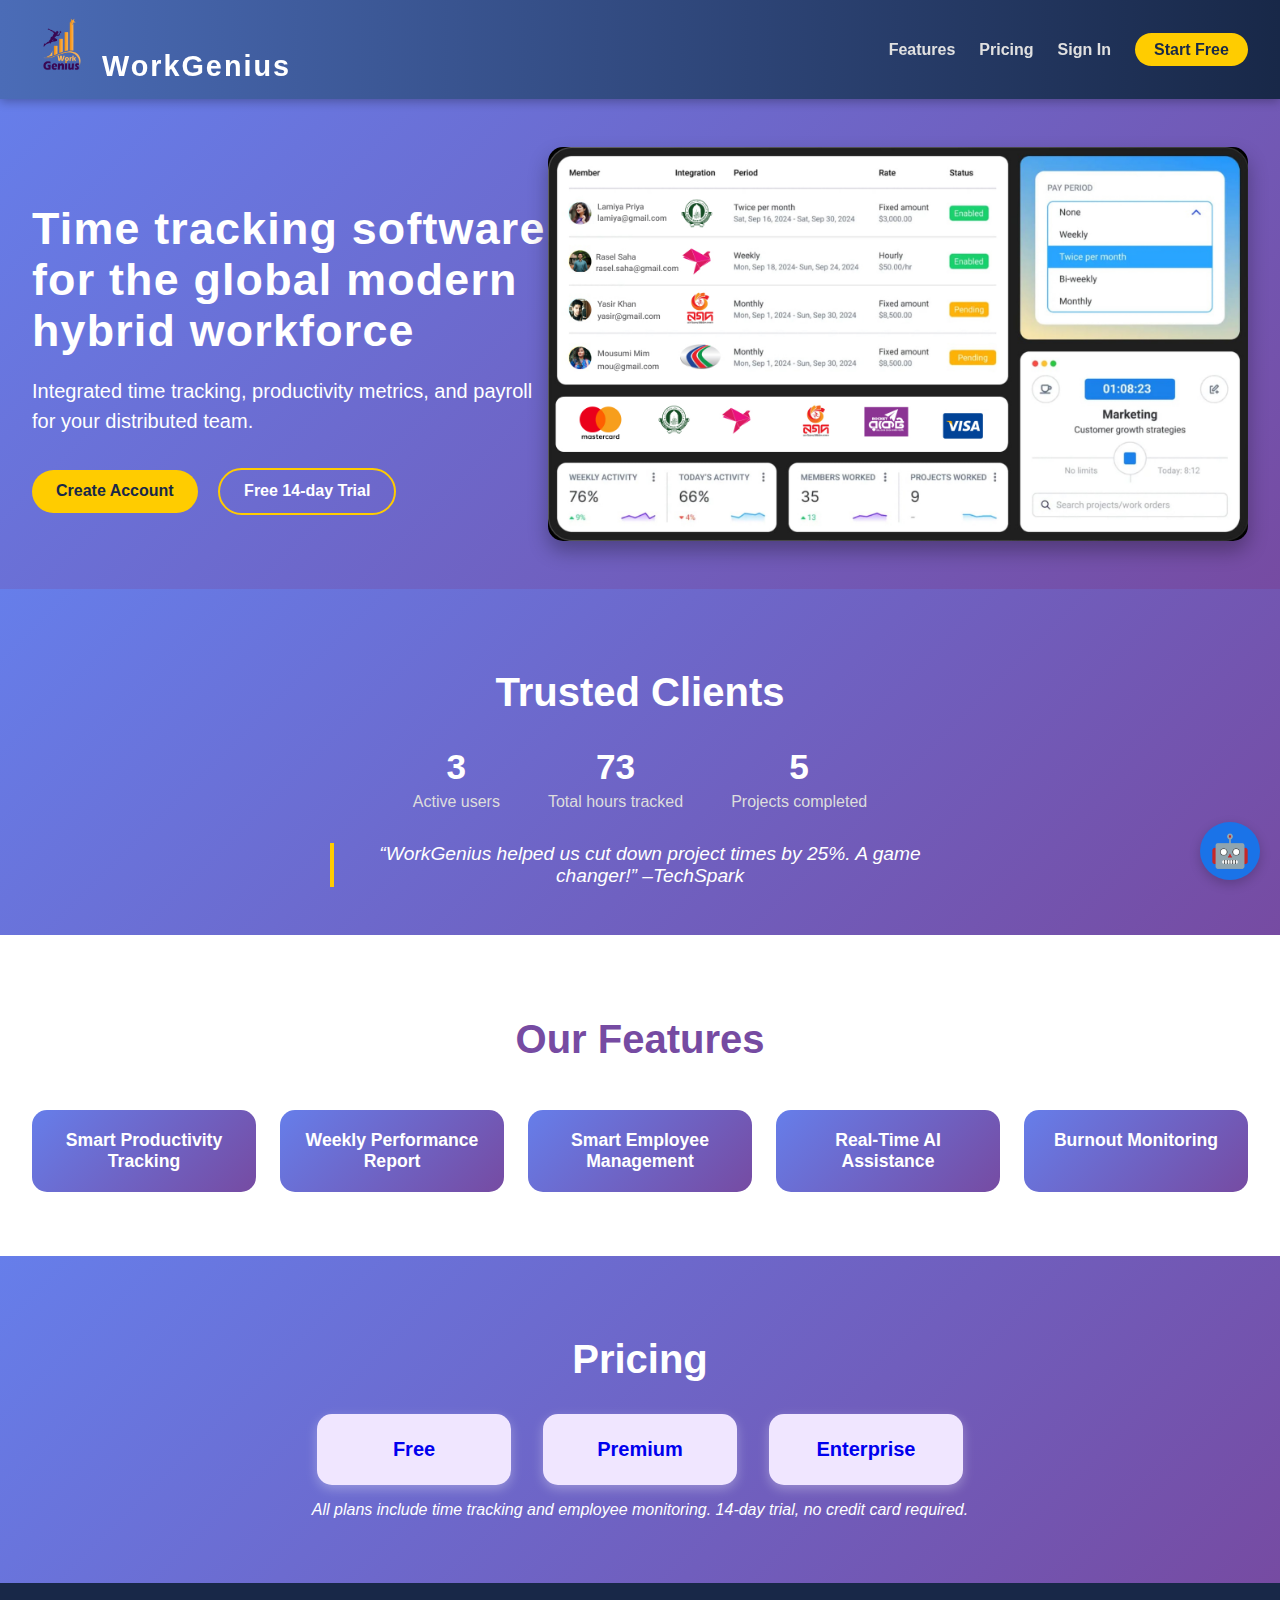
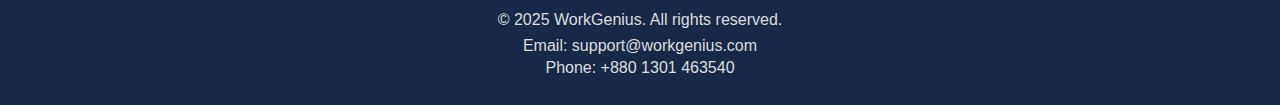
<file: index.html>
<!DOCTYPE html>
<html lang="en">
  <head>
    <meta charset="UTF-8" />
    <meta name="viewport" content="width=device-width, initial-scale=1.0" />
    <title>WorkGenius | Time Tracking for the Modern Workforce</title>
    <link rel="stylesheet" href="style.css" />
  </head>
  <body>
    <header class="navbar">
      <div class="logo">
        <img src="Logo WG.png" alt="WorkGenius Logo" class="logo-img" />
        WorkGenius
      </div>
      <nav>
        <ul>
          <li><a href="features.html">Features</a></li>
          <li><a href="price.html">Pricing</a></li>
          <li><a href="signin.html">Sign In</a></li>
          <li><a href="account.html" class="cta">Start Free</a></li>
        </ul>
      </nav>
    </header>

    <section class="hero">
      <div class="hero-content">
        <h1>Time tracking software for the global modern hybrid workforce</h1>
        <p>
          Integrated time tracking, productivity metrics, and payroll for your
          distributed team.
        </p>
        <div class="cta-buttons">
          <a href="account.html" class="cta-button">Create Account</a>
          <a href="account.html" class="secondary-button">Free 14-day Trial</a>
        </div>
      </div>
      <div class="hero-image slideshow-container">
        <img
          class="slide active"
          src="assets/Dashboard (1).jpg"
          alt="Dashboard preview"
        />
        <img class="slide" src="assets/Dashboard (2).jpg" alt="Second preview" />
        <img class="slide" src="assets/Dashboard (3).jpg" alt="Third preview" />
      </div>
    </section>

    <section class="social-proof">
      <h2>Trusted Clients</h2>
      <div class="stats">
        <div class="stat-item">
          <div class="stat" data-target="10">0</div>
          <div class="stat-label">Active users</div>
        </div>
        <div class="stat-item">
          <div class="stat" data-target="210">0</div>
          <div class="stat-label">Total hours tracked</div>
        </div>
        <div class="stat-item">
          <div class="stat" data-target="15">0</div>
          <div class="stat-label">Projects completed</div>
        </div>
      </div>

      <blockquote>
        “WorkGenius helped us cut down project times by 25%. A game changer!”
        –TechSpark
      </blockquote>
    </section>

    <section id="features" class="features">
      <h2>Our Features</h2>
      <div class="features-grid">
        <a href="#" class="feature" data-feature="Smart Productivity Tracking"
          >Smart Productivity Tracking</a
        >
        <a href="#" class="feature" data-feature="Weekly Performance Report"
          >Weekly Performance Report</a
        >
        <a href="#" class="feature" data-feature="Smart Employee Management"
          >Smart Employee Management</a
        >
        <a href="#" class="feature" data-feature="Real-Time AI Assistance"
          >Real-Time AI Assistance</a
        >
        <a href="#" class="feature" data-feature="Burnout Monitoring"
          >Burnout Monitoring</a
        >
      </div>
    </section>

    <section id="pricing" class="pricing">
      <h2>Pricing</h2>
      <div class="pricing-plans">
        <a href="price.html" class="plan">Free</a>
        <a href="price.html" class="plan">Premium</a>
        <a href="price.html" class="plan">Enterprise</a>
      </div>
      <p>
        All plans include time tracking and employee monitoring. 14-day trial,
        no credit card required.
      </p>
    </section>

    <!-- <section id="resources" class="resources">
      <h2>Resources & Support</h2>
      <ul>
        <li><a href="blog.html">Productivity Blog</a></li>
        <li><a href="case-studies.html">Customer Case Studies</a></li>
        <li><a href="help.html">Help Center & FAQs</a></li>
        <li><a href="partners.html">Partner Programs</a></li>
        <li><a href="careers.html">Careers</a></li>
      </ul>
    </section> -->

    <!-- <section id="newsletter" class="newsletter">
      <h2>Connected With Us</h2>
      <form action="#" method="post" id="newsletter-form">
        <input type="email" placeholder="Enter your email" required />
        <button type="submit" class="cta-button">Subscribe</button>
      </form>
      <p id="newsletter-message" class="message"></p>
    </section> -->

   <footer>
  <div class="footer-container">
    <p>© 2025 WorkGenius. All rights reserved.
    </p>
    <div class="contact-info">
      <p>Email: support@workgenius.com</p>
      <p>Phone: +880 1301 463540</p>
    </div>
  </div>
</footer>


    <!-- Chatbot Icon -->
     <div class="chatbot-icon" id="chatbot-icon" title="Chat with us!">🤖</div>
    <div class="chat-popup" id="chat-popup">
  <div class="chat-header">
    <span>🤖 WorkGenius Assistant</span>
    <span class="close-chat" onclick="toggleChat()">×</span>
  </div>
  <div class="chat-body" id="chat-body">
    <div class="message bot">"Hello! 👋 I'm WorkGenius Assistant. How can I help you today?"</div>
  </div>
  <div class="chat-input">
    <input type="text" id="user-input" placeholder="Type a message..." onkeydown="handleKey(event)" />
    <button onclick="sendMessage()">Send</button>
  </div>
</div>
    <script src="script.js"></script>
  </body>
</html>
</file>
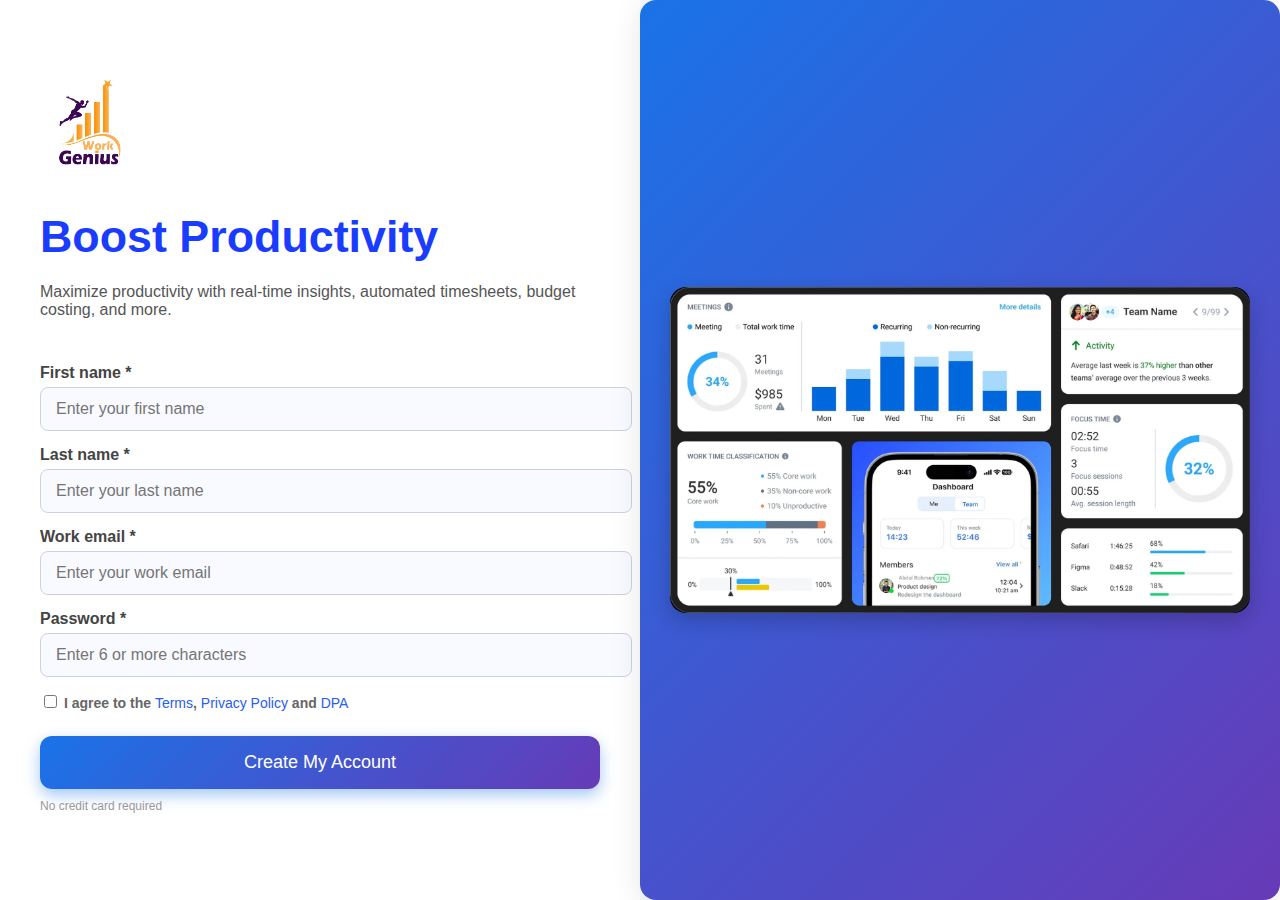
<file: account.html>
<!DOCTYPE html>
<html lang="en">
  <head>
    <meta charset="UTF-8" />
    <meta name="viewport" content="width=device-width, initial-scale=1.0" />
    <title>Sign Up | WorkGenius</title>
    <link rel="stylesheet" href="account.css" />
  </head>
  <body>
    <div class="container">
      <!-- Signup Form Section -->
      <div class="form-section">
        <img src="Logo WG.png" alt="Logo" class="logo" />
        <h1>Boost Productivity</h1>
        <p class="subtitle">
          Maximize productivity with real-time insights, automated timesheets,
          budget costing, and more.
        </p>

        <form id="signupForm">
          <label for="first-name">First name *</label>
          <input
            type="text"
            id="first-name"
            placeholder="Enter your first name"
            required
          />

          <label for="last-name">Last name *</label>
          <input
            type="text"
            id="last-name"
            placeholder="Enter your last name"
            required
          />

          <label for="email">Work email *</label>
          <input
            type="email"
            id="email"
            placeholder="Enter your work email"
            required
          />

          <label for="password">Password *</label>
          <input
            type="password"
            id="password"
            placeholder="Enter 6 or more characters"
            required
          />

          <label class="terms">
            <input type="checkbox" required />
            I agree to the <a href="#">Terms</a>,
            <a href="#">Privacy Policy</a> and <a href="#">DPA</a>
          </label>

          <button type="submit">Create My Account</button>
        </form>
        <p class="note">No credit card required</p>
      </div>

      <!-- Testimonial Section with Static Image -->
      <div class="testimonial-section">
        <img src="assets/Dashboard (2).jpg" alt="Testimonial Visual" />
      </div>
    </div>

    <!-- Modal for success message -->
    <div id="successModal" class="modal">
      <div class="modal-content">
        <h2>Account Created Successfully!</h2>
        <p>Your account has been created.</p>
        <button id="goToSigninBtn">Go to Sign In</button>
      </div>
    </div>

    <script src="ac.js"></script>
  </body>
</html>
</file>
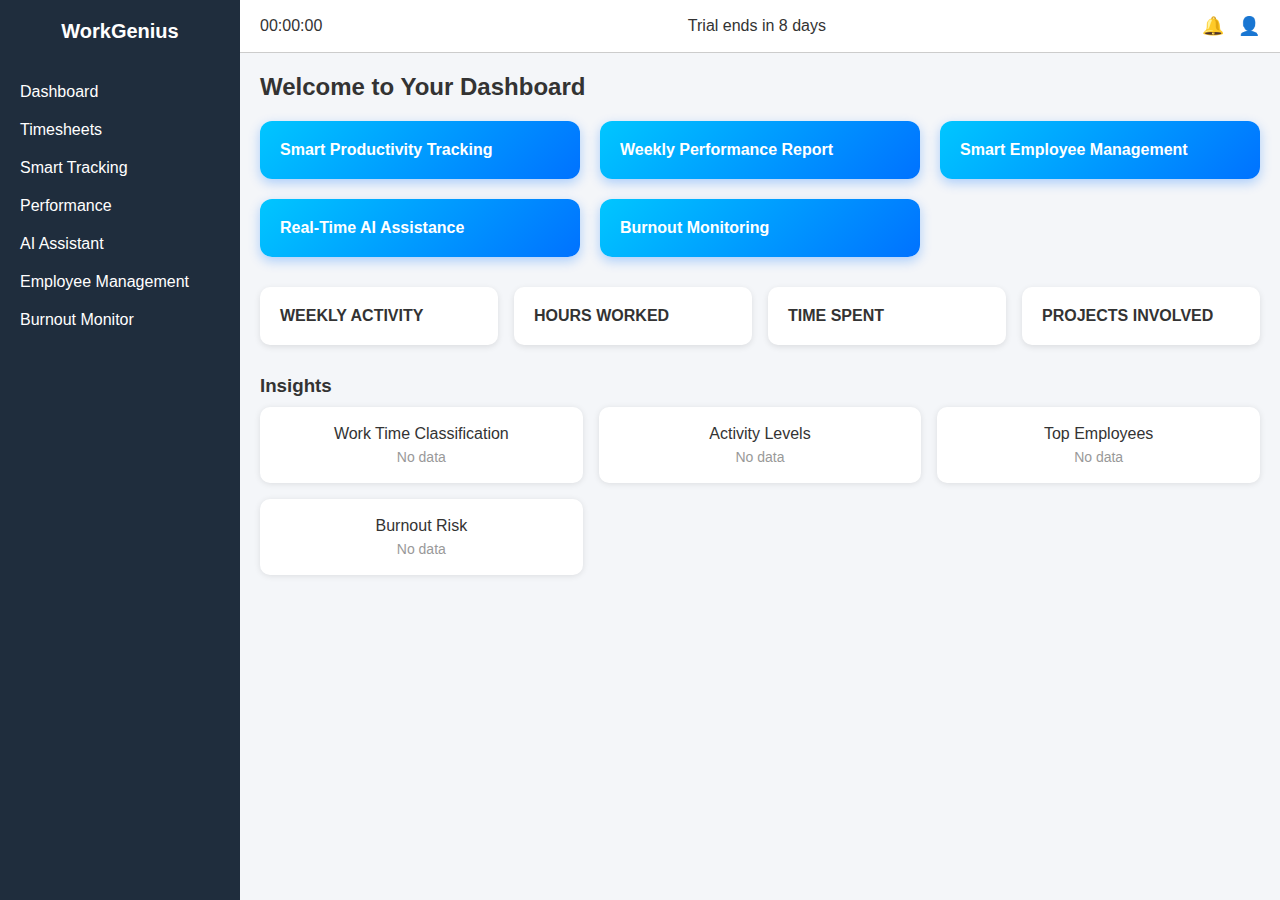
<file: dashboard.html>
<!DOCTYPE html>
<html lang="en">
<head>
  <meta charset="UTF-8" />
  <meta name="viewport" content="width=device-width, initial-scale=1" />
  <title>Smart Productivity Dashboard</title>
  <link rel="stylesheet" href="dashboard.css" />
</head>
<body>
  <div class="app">
    <aside class="sidebar">
      <div class="logo">WorkGenius</div>
      <button class="menu-item">Dashboard</button>
      <button class="menu-item">Timesheets</button>
      <button class="menu-item">Smart Tracking</button>
      <button class="menu-item">Performance</button>
      <button class="menu-item">AI Assistant</button>
      <button class="menu-item">Employee Management</button>
      <button class="menu-item">Burnout Monitor</button>
    </aside>

    <main class="main-content">
      <header class="topbar">
        <span class="timer">00:00:00</span>
        <span class="trial">Trial ends in 8 days</span>
        <div class="user-menu">
          <button>🔔</button>
          <button>👤</button>
        </div>
      </header>

      <section class="dashboard">
        <h2>Welcome to Your Dashboard</h2>
        <div class="features-grid">
          <div class="feature-card">Smart Productivity Tracking</div>
          <div class="feature-card">Weekly Performance Report</div>
          <div class="feature-card">Smart Employee Management</div>
          <div class="feature-card">Real-Time AI Assistance</div>
          <div class="feature-card">Burnout Monitoring</div>
        </div>

        <div class="widget-grid">
          <div class="widget">WEEKLY ACTIVITY</div>
          <div class="widget">HOURS WORKED</div>
          <div class="widget">TIME SPENT</div>
          <div class="widget">PROJECTS INVOLVED</div>
        </div>

        <div class="section">
          <h3>Insights</h3>
          <div class="insight-grid">
            <div class="insight">Work Time Classification <span>No data</span></div>
            <div class="insight">Activity Levels <span>No data</span></div>
            <div class="insight">Top Employees <span>No data</span></div>
            <div class="insight">Burnout Risk <span>No data</span></div>
          </div>
        </div>
      </section>
    </main>
  </div>

  <script src="dashboard.js"></script>
</body>
</html>
</file>
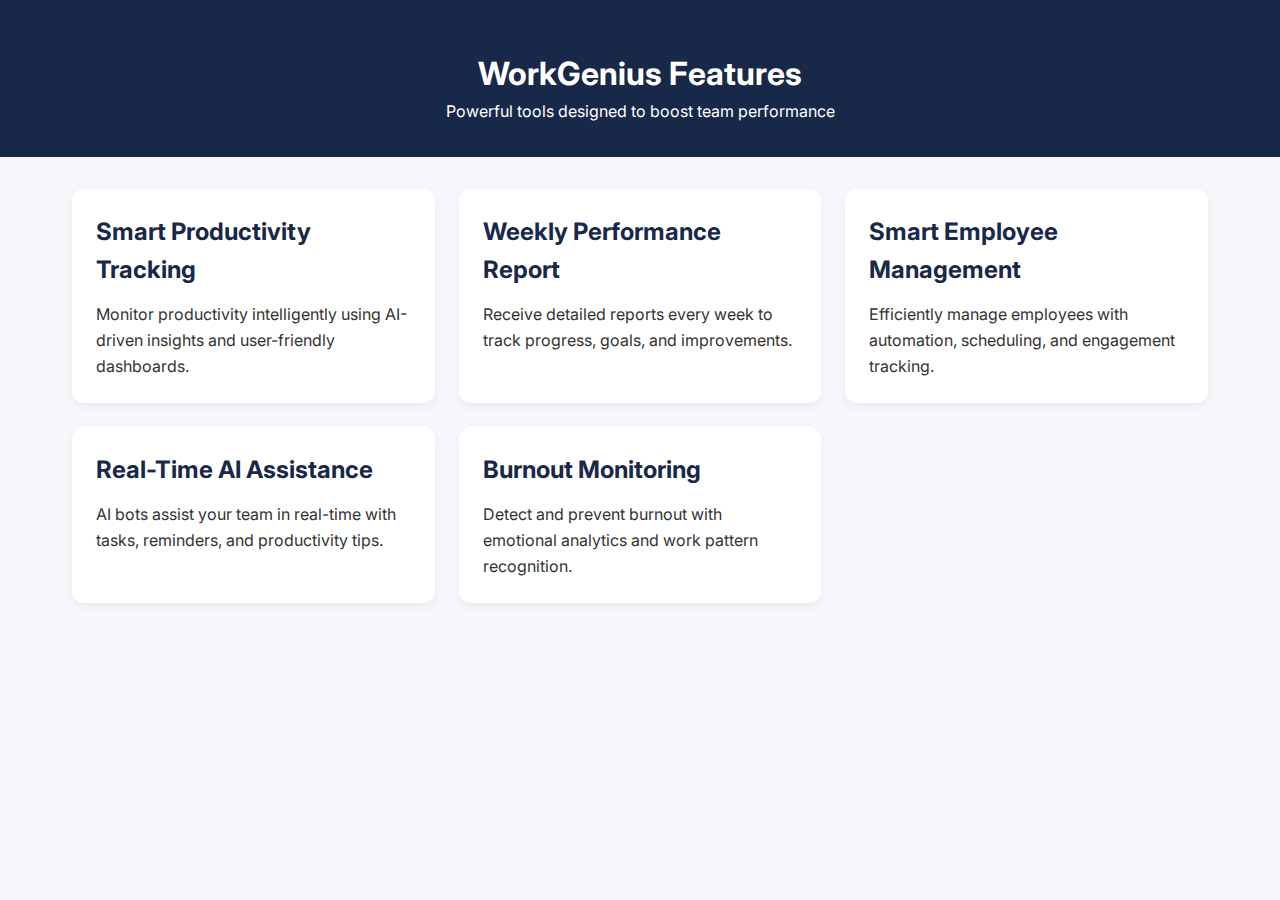
<file: features.html>
<!DOCTYPE html>
<html lang="en">
<head>
  <meta charset="UTF-8" />
  <meta name="viewport" content="width=device-width, initial-scale=1.0" />
  <title>WorkGenius – Features</title>
  <link href="https://fonts.googleapis.com/css2?family=Inter:wght@400;600&display=swap" rel="stylesheet" />
  <link rel="stylesheet" href="features.css" />
</head>
<body>
  <header>
    <h1>WorkGenius Features</h1>
    <p>Powerful tools designed to boost team performance</p>
  </header>

  <section class="features">
    <div class="feature-card">
      <h2>Smart Productivity Tracking</h2>
      <p>Monitor productivity intelligently using AI-driven insights and user-friendly dashboards.</p>
    </div>
    <div class="feature-card">
      <h2>Weekly Performance Report</h2>
      <p>Receive detailed reports every week to track progress, goals, and improvements.</p>
    </div>
    <div class="feature-card">
      <h2>Smart Employee Management</h2>
      <p>Efficiently manage employees with automation, scheduling, and engagement tracking.</p>
    </div>
    <div class="feature-card">
      <h2>Real-Time AI Assistance</h2>
      <p>AI bots assist your team in real-time with tasks, reminders, and productivity tips.</p>
    </div>
    <div class="feature-card">
      <h2>Burnout Monitoring</h2>
      <p>Detect and prevent burnout with emotional analytics and work pattern recognition.</p>
    </div>
  </section>
</body>
</html>
</file>
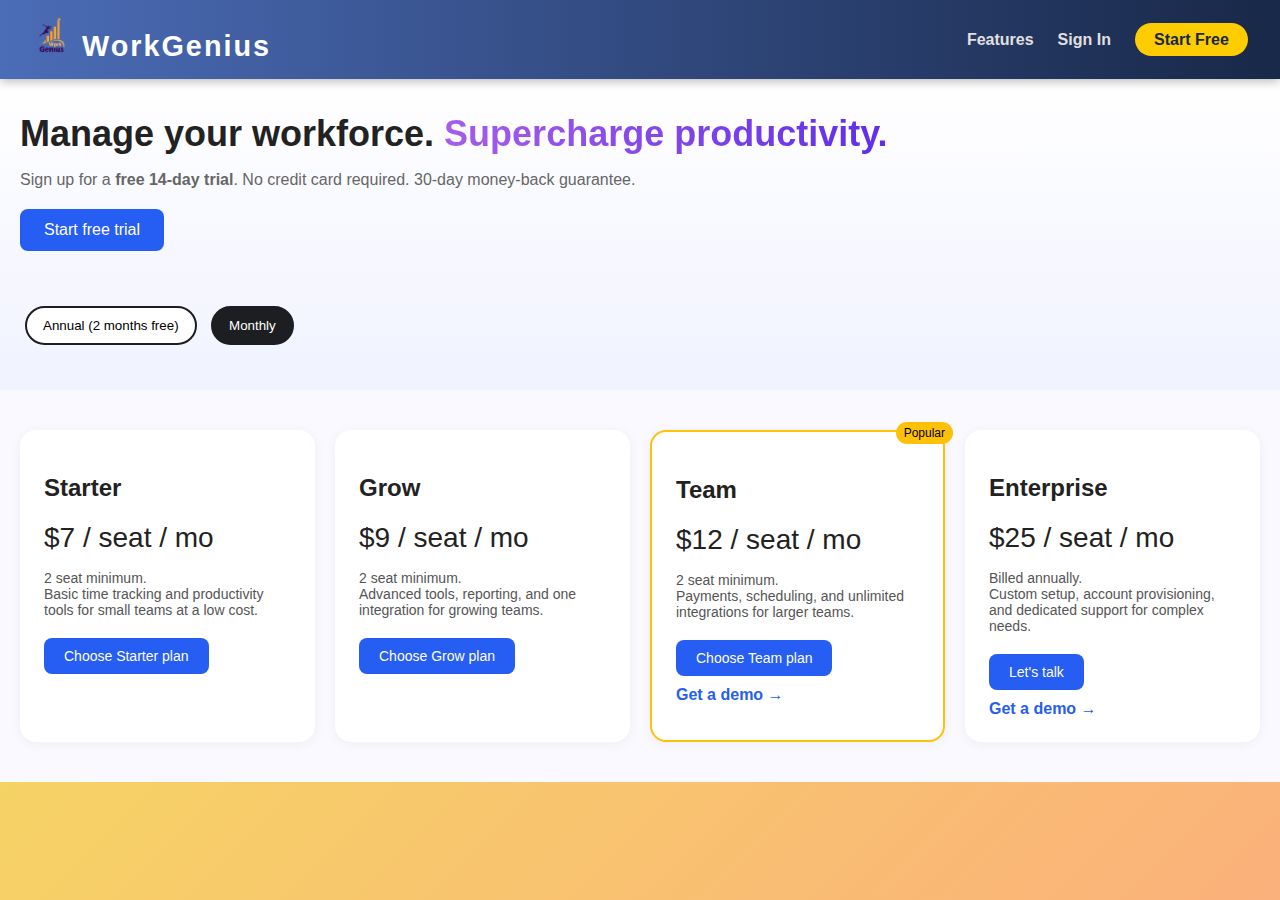
<file: price.html>
<!DOCTYPE html>
<html lang="en">
<head>
  <meta charset="UTF-8" />
  <meta name="viewport" content="width=device-width, initial-scale=1.0"/>
  <title>Pricing Page | WorkGenius</title>
  <link rel="stylesheet" href="price.css" />
</head>
<body>
  <!-- Navigation -->
  <header class="navbar">
    <div class="logo">
      <img src="Logo WG.png" alt="WorkGenius Logo" class="logo-img" />
      WorkGenius
    </div>
    <nav>
      <ul>
        <li><a href="features.html">Features</a></li>
        <!-- <li><a href="pricing.html">Pricing</a></li> -->
        <li><a href="signin.html">Sign In</a></li>
        <li><a href="account.html" class="cta">Start Free</a></li>
      </ul>
    </nav>
  </header>

  <!-- Hero Section -->
  <section class="hero">
    <h1>Manage your workforce. <span>Supercharge productivity.</span></h1>
    <p class="trial-info">
      Sign up for a <strong>free 14-day trial</strong>. No credit card required. 30-day money-back guarantee.
    </p>
    <a href="account.html">
  <button class="cta">Start free trial</button>
</a>


    <!-- Billing Toggle -->
    <div class="toggle">
      <button id="annualBtn">Annual (2 months free)</button>
      <button id="monthlyBtn" class="active">Monthly</button>
    </div>
  </section>

 <!-- Pricing Section -->
<section class="pricing">
  <div class="card">
    <h2>Starter</h2>
    <p class="price">$<span id="starterPrice">7</span> <span class="unit">/ seat / mo</span></p>
    <p class="desc">
      2 seat minimum.<br>
      Basic time tracking and productivity tools for small teams at a low cost.
    </p>
    <a href="account.html" class="cta-btn">Choose Starter plan</a>
  </div>

  <div class="card">
    <h2>Grow</h2>
    <p class="price">$<span id="growPrice">9</span> <span class="unit">/ seat / mo</span></p>
    <p class="desc">
      2 seat minimum.<br>
      Advanced tools, reporting, and one integration for growing teams.
    </p>
    <a href="account.html" class="cta-btn">Choose Grow plan</a>
  </div>

  <div class="card popular">
    <div class="tag">Popular</div>
    <h2>Team</h2>
    <p class="price">$<span id="teamPrice">12</span> <span class="unit">/ seat / mo</span></p>
    <p class="desc">
      2 seat minimum.<br>
      Payments, scheduling, and unlimited integrations for larger teams.
    </p>
    <a href="account.html" class="cta-btn">Choose Team plan</a>
    <a href="#" class="link">Get a demo →</a>
  </div>

  <div class="card">
    <h2>Enterprise</h2>
    <p class="price">$<span id="enterprisePrice">25</span> <span class="unit">/ seat / mo</span></p>
    <p class="desc">
      Billed annually.<br>
      Custom setup, account provisioning, and dedicated support for complex needs.
    </p>
    <a href="account.html" class="cta-btn">Let's talk</a>
    <a href="#" class="link">Get a demo →</a>
  </div>
</section>


  <script src="script.js"></script>
</body>
</html>
</file>
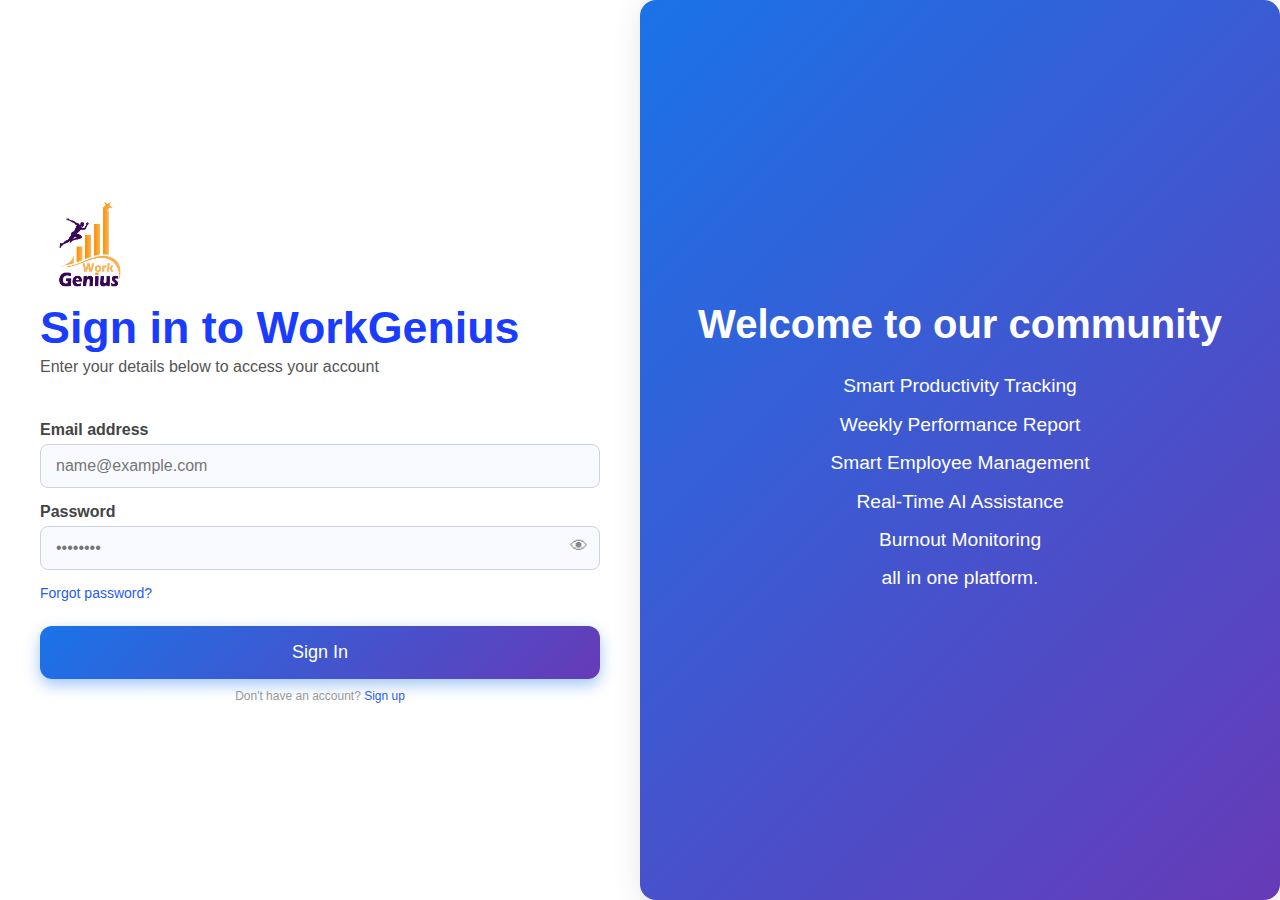
<file: signin.html>
<!DOCTYPE html>
<html lang="en">
  <head>
    <meta charset="UTF-8" />
    <meta name="viewport" content="width=device-width, initial-scale=1" />
    <title>Signin | WorkGenius</title>
    <link rel="stylesheet" href="signin.css" />
  </head>
  <body>
    <div class="container">
      <div class="form-section">
        <img src="Logo WG.png" alt="WorkGenius Logo" class="logo" />

        <h1>Sign in to WorkGenius</h1>
        <p class="subtitle">Enter your details below to access your account</p>

        <form onsubmit="redirectToPage(event)">
          <label for="email">Email address</label>
          <input
            type="email"
            id="email"
            placeholder="name@example.com"
            required
          />

          <label for="password">Password</label>
          <div class="password-wrapper">
            <input
              type="password"
              id="password"
              placeholder="••••••••"
              required
            />
            <span class="eye-icon" onclick="togglePassword()">👁</span>
          </div>

          <div class="terms">
            <a href="#">Forgot password?</a>
          </div>

          <button type="submit">Sign In</button>
        </form>

        <p class="terms note">
          Don't have an account? <a href="account.html">Sign up</a>
        </p>
      </div>

      <div class="testimonial-section">
        <div>
          <h2>Welcome to our community</h2>
          <p>
            Smart Productivity Tracking <br />
            Weekly Performance Report<br />
            Smart Employee Management<br />
            Real-Time AI Assistance <br />
            Burnout Monitoring <br />all in one platform.
          </p>
        </div>
      </div>
    </div>

    <script>
      function togglePassword() {
        const pwdInput = document.getElementById("password");
        pwdInput.type = pwdInput.type === "password" ? "text" : "password";
      }

      function redirectToPage(event) {
        event.preventDefault(); // Prevent form from submitting normally

        // You can add login validation here if needed
        // Redirect to dashboard or any other page
        window.location.href = "dashboard.html"; // 🔁 Change to your target page
      }
    </script>
  </body>
</html>
</file>
<file: style.css>
/* ===== Body & Base Styles ===== */
body {
  background: linear-gradient(135deg, #f6d365 0%, #fda085 100%);
  font-family: "Segoe UI", Tahoma, Geneva, Verdana, sans-serif;
  color: #222;
  margin: 0;
  padding: 0;
  overflow-x: hidden;
}
.logo-img {
  height: var(--logo-height, 60px); 
  width: auto;
}

a {
  text-decoration: none;
}

/* ===== Navbar ===== */
header.navbar {
  background: linear-gradient(90deg, #4b6cb7 0%, #182848 100%);
  padding: 1rem 2rem;
  display: flex;
  justify-content: space-between;
  align-items: center;
  color: white;
  box-shadow: 0 2px 10px rgba(0, 0, 0, 0.3);
  position: sticky;
  top: 0;
  z-index: 999;
  animation: slideDown 1.5s ease forwards;
}

.logo {
  font-size: 1.8rem;
  font-weight: 700;
  letter-spacing: 2px;
  
}

nav ul {
  list-style: none;
  display: flex;
  gap: 1.5rem;
  margin: 0;
}

nav a {
  color: #e0e0e0;
  font-weight: 600;
  transition: color 0.3s ease;
}

nav a:hover {
  color: #ffcc00;
}

nav a.cta {
  background: #ffcc00;
  color: #182848;
  padding: 0.5rem 1.2rem;
  border-radius: 25px;
  font-weight: 700;
  transition: background 0.4s ease;
}

nav a.cta:hover {
  background: #ffdd44;
}

/* ===== Hero Section ===== */
.hero {
  display: flex;
  flex-wrap: wrap;
  padding: 3rem 2rem;
  background: linear-gradient(135deg, #667eea, #764ba2);
  color: white;
  align-items: center;
  justify-content: space-between;
  animation: fadeInSlow 2.5s ease forwards;
}

.hero-content {
  flex: 1;
  max-width: 600px;
  animation: slideLeftSlow 2s ease forwards;
}

.hero-content h1 {
  font-size: 2.8rem;
  margin-bottom: 1rem;
  letter-spacing: 1.2px;
}
.hero-image img {
  max-width: 100%;
  height: auto;
  width: 700px; 
  border-radius: 10px; 
  object-fit: contain; /* keep aspect ratio */
}

.slideshow-container {
  position: relative;
  width: 100%;
  max-width: 700px;
}

.slide {
  display: none;
  width: 100%;
  height: auto;
  border-radius: 15px;
  box-shadow: 0 10px 20px rgba(0, 0, 0, 0.3);
  animation: fadeIn 1.5s ease-in-out;
}

.slide.active {
  display: block;
}

@keyframes fadeIn {
  from {
    opacity: 0;
  }
  to {
    opacity: 1;
  }
}

.hero-content p {
  font-size: 1.25rem;
  margin-bottom: 2rem;
  line-height: 1.5;
}

.cta-buttons a {
  margin-right: 1rem;
  font-weight: 700;
  text-decoration: none;
  padding: 0.8rem 1.5rem;
  border-radius: 30px;
  transition: background 0.4s ease;
  display: inline-block;
}

.cta-button {
  background-color: #ffcc00;
  color: #182848;
}

.cta-button:hover {
  background-color: #ffd633;
}

.secondary-button {
  background-color: transparent;
  border: 2px solid #ffcc00;
  color: white;
}

.secondary-button:hover {
  background-color: #ffcc00;
  color: #182848;
}

.hero-image img {
  max-width: 100%;
  border-radius: 15px;
  box-shadow: 0 10px 20px rgba(0, 0, 0, 0.3);
  animation: slideRightSlow 2s ease forwards;
}
/* ===== Features Section ===== */
.features {
  background: #fff;
  color: #333;
  padding: 3rem 2rem;
  text-align: center;
}

.features h2 {
  font-size: 2.5rem;
  margin-bottom: 2rem;
  color: #764ba2;
}

.features-grid {
  display: grid;
  grid-template-columns: repeat(auto-fit, minmax(180px, 1fr));
  gap: 1.5rem;
  padding: 1rem 0;
}

.feature {
  display: inline-block;
  text-align: center;
  padding: 1.25rem 1rem;
  border-radius: 15px;
  font-weight: 700;
  font-size: 1.1rem;
  color: white;
  text-decoration: none;
  cursor: pointer;
  background: linear-gradient(135deg, #667eea, #764ba2);
  /* Removed neon box-shadow */
  transition: transform 0.3s ease;
  user-select: none;
}

.feature:hover,
.feature:focus {
  outline: none;
  transform: scale(1.08);
}


/* ===== Social Proof ===== */
.social-proof {
  background: linear-gradient(135deg, #667eea, #764ba2);
  color: #fff;
  padding: 3rem 2rem;
  text-align: center;
}

.social-proof h2 {
  font-size: 2.5rem;
  margin-bottom: 2rem;
}

.stats {
  display: flex;
  justify-content: center;
  gap: 3rem;
  flex-wrap: wrap;
  font-weight: 700;
  font-size: 1.3rem;
  text-align: center;
  margin-bottom: 2rem;
}

.stat-item {
  display: flex;
  flex-direction: column;
  align-items: center;
  color: white;
}

.stat {
  font-size: 2.2rem;
  margin-bottom: 0.4rem;
}

.stat-label {
  font-weight: 500;
  font-size: 1rem;
  color: #ddd;
}


blockquote {
  font-style: italic;
  font-size: 1.2rem;
  max-width: 600px;
  margin: 0 auto;
  border-left: 4px solid #ffcc00;
  padding-left: 1rem;
}

/* ===== Integrations =====
.integrations {
  background: #f6d365;
  background: linear-gradient(135deg, #f6d365 0%, #fda085 100%);
  padding: 3rem 2rem;
  text-align: center;
  color: #333;
}

.integrations h2 {
  font-size: 2.5rem;
  margin-bottom: 1rem;
  color: #4b6cb7;
}

.integrations p {
  margin-bottom: 2rem;
  font-weight: 600;
}

.integrations-logos {
  display: flex;
  justify-content: center;
  gap: 3rem;
  flex-wrap: wrap;
}

.integrations-logos img {
  max-height: 50px;
  filter: drop-shadow(1px 1px 1px rgba(0, 0, 0, 0.15));
  transition: transform 0.3s ease;
  cursor: pointer;
}

.integrations-logos img:hover {
  transform: scale(1.2);
} */

/* ===== Solutions ===== */
.solutions {
  background: #fff;
  padding: 3rem 2rem;
  text-align: center;
  color: #333;
}

.solutions h2 {
  font-size: 2.5rem;
  margin-bottom: 2rem;
  color: #ff7043;
}

.solutions-grid {
  display: grid;
  grid-template-columns: repeat(auto-fit, minmax(160px, 1fr));
  gap: 1rem;
  font-weight: 600;
}

.solution {
  background: #ffccbc;
  padding: 1rem;
  border-radius: 15px;
  cursor: default;
  box-shadow: 0 3px 8px rgba(255, 112, 67, 0.3);
  transition: transform 0.3s ease;
}

.solution:hover {
  transform: scale(1.07);
  box-shadow: 0 6px 14px rgba(255, 112, 67, 0.6);
}

/* ===== Resources ===== */
.resources {
  background: #764ba2;
  color: white;
  padding: 3rem 2rem;
  text-align: center;
}

.resources h2 {
  font-size: 2.5rem;
  margin-bottom: 1.5rem;
}

.resources ul {
  list-style: none;
  padding: 0;
  margin: 0 auto;
  max-width: 350px;
  font-weight: 600;
}

.resources ul li {
  margin-bottom: 1rem;
  font-size: 1.15rem;
}

.resources ul li a {
  color: #f6d365;
  transition: color 0.3s ease;
}

.resources ul li a:hover {
  color: #ffd633;
}

/* ===== Pricing ===== */
.pricing {
  background: linear-gradient(135deg, #667eea, #764ba2);
  color: #333;
  padding: 3rem 2rem;
  text-align: center;
}

.pricing h2 {
  font-size: 2.5rem;
  margin-bottom: 2rem;
  color: #ffffff;
}

.pricing-plans {
  display: flex;
  justify-content: center;
  gap: 2rem;
  flex-wrap: wrap;
  margin-bottom: 1rem;
}

.plan {
  background: #f0e6ff;
  padding: 1.5rem 2rem;
  border-radius: 15px;
  font-weight: 600;
  font-size: 1.25rem;
  box-shadow: 0 4px 12px rgba(255, 255, 255, 0.3);
  cursor: default;
  width: 130px;
  text-align: center;
  transition: transform 0.3s ease;
}

.plan:hover {
  transform: scale(1.1);
  box-shadow: 0 6px 18px rgba(118, 75, 162, 0.6);
}

.pricing p {
  font-style: italic;
  color: #ffffff;
}

/* ===== Newsletter ===== */
.newsletter {
  background: #4b6cb7;
  color: white;
  padding: .5rem 1rem;
  text-align: center;
  animation: fadeInSlow 1s ease forwards;
}

.newsletter h2 {
  font-size: 2.5rem;
  margin-bottom: 1rem;
}

#newsletter-form {
  display: flex;
  justify-content: center;
  gap: 0.5rem;
  max-width: 500px;
  margin: 0 auto;
  flex-wrap: wrap;
}

#newsletter-form input[type="email"] {
  flex: 1;
  padding: 0.8rem 1rem;
  font-size: 1rem;
  border-radius: 30px;
  border: none;
  outline: none;
}

#newsletter-form button {
  background: #ffcc00;
  border: none;
  color: #182848;
  padding: 0.8rem 1.5rem;
  font-weight: 700;
  border-radius: 30px;
  cursor: pointer;
  transition: background 0.3s ease;
}

#newsletter-form button:hover {
  background: #ffd633;
}

.message {
  margin-top: 1rem;
  font-weight: 300;
  min-height: 1.2em;
}

/* ===== Footer ===== */
footer {
  background: #182848;
  color: #ddd;
  padding: 1.5rem 2rem;
}

.footer-container {
  display: flex;
  flex-direction: column;
  align-items: center; /* Horizontal center */
  text-align: center;  /* Text center */
}

.footer-container p,
.contact-info p {
  margin: 4px 0;
}

.footer-container a {
  color: #bbb;
  font-weight: 600;
  transition: color 0.3s ease;
  text-decoration: none;
}

.footer-container a:hover {
  color: #ffcc00;
}

.contact-info {
  margin-top: 0px;
}


/* ===== Chatbot Icon ===== */
/* Chat Icon */
.chatbot-icon {
  position: fixed;
  bottom: 20px;
  right: 20px;
  font-size: 32px;
  background: #1a73e8;
  color: white;
  padding: 10px;
  border-radius: 50%;
  cursor: pointer;
  box-shadow: 0 4px 12px rgba(0, 0, 0, 0.2);
  z-index: 1000;
}

/* Chat Popup */
.chat-popup {
  display: none;
  position: fixed;
  bottom: 80px;
  right: 20px;
  width: 300px;
  background: white;
  border-radius: 10px;
  box-shadow: 0 4px 20px rgba(0, 0, 0, 0.3);
  overflow: hidden;
  z-index: 1000;
  flex-direction: column;
  font-family: 'Segoe UI', sans-serif;
}

.chat-header {
  background: #1a73e8;
  color: white;
  padding: 10px;
  font-weight: bold;
  display: flex;
  justify-content: space-between;
  align-items: center;
}

.chat-body {
  max-height: 250px;
  overflow-y: auto;
  padding: 10px;
  background: #f9f9f9;
}

.chat-input {
  display: flex;
  border-top: 1px solid #ddd;
}

.chat-input input {
  flex: 1;
  padding: 10px;
  border: none;
  outline: none;
}

.chat-input button {
  background: #1a73e8;
  color: white;
  border: none;
  padding: 10px 15px;
  cursor: pointer;
}

.message {
  margin: 8px 0;
  padding: 8px 12px;
  border-radius: 8px;
  max-width: 80%;
}

.message.user {
  background: #e0f0ff;
  align-self: flex-end;
}

.message.bot {
  background: #e7e7e7;
  align-self: flex-start;
}

.close-chat {
  cursor: pointer;
}

/* ===== Animations ===== */
@keyframes fadeInSlow {
  0% {
    opacity: 0;
    transform: translateY(20px);
  }
  100% {
    opacity: 1;
    transform: translateY(0);
  }
}

@keyframes slideDown {
  0% {
    opacity: 0;
    transform: translateY(-40px);
  }
  100% {
    opacity: 1;
    transform: translateY(0);
  }
}

@keyframes slideLeftSlow {
  0% {
    opacity: 0;
    transform: translateX(-50px);
  }
  100% {
    opacity: 1;
    transform: translateX(0);
  }
}

@keyframes slideRightSlow {
  0% {
    opacity: 0;
    transform: translateX(50px);
  }
  100% {
    opacity: 1;
    transform: translateX(0);
  }
}

/* ===== Responsive ===== */
@media (max-width: 900px) {
  .hero {
    flex-direction: column;
    text-align: center;
  }

  .hero-image {
    margin-top: 2rem;
  }

  nav ul {
    flex-wrap: wrap;
    gap: 1rem;
  }

  .pricing-plans {
    flex-direction: column;
  }
}
</file>
<file: account.css>
body {
  margin: 0;
  padding: 0;
  font-family: 'Segoe UI', Tahoma, Geneva, Verdana, sans-serif;
  background: linear-gradient(to right, #f0f4ff, #ffffff);
  color: #333;
}

.container {
  display: flex;
  flex-wrap: wrap;
  min-height: 100vh;
}

.form-section, .testimonial-section {
  flex: 1 1 50%;
  padding: 40px;
  box-sizing: border-box;
}

.form-section {
  background: #ffffff;
  display: flex;
  flex-direction: column;
  justify-content: center;
  animation: fadeIn 1.5s ease-in-out;
}

.form-section .logo {
  width: 100px;
  margin-bottom: 5px;
}

.form-section h1 {
  font-size: 2.8rem;
  margin-bottom: 5px;
  color: #1a3cff;
}

.subtitle {
  color: #555;
  margin-bottom: 30px;
  font-size: 16px;
}

form label {
  display: block;
  margin-top: 15px;
  font-weight: 600;
  color: #444;
}

input[type="text"],
input[type="email"],
input[type="password"] {
  width: 100%;
  padding: 12px 15px;
  margin-top: 5px;
  border-radius: 8px;
  border: 1px solid #ccd2e3;
  font-size: 16px;
  background-color: #f9faff;
  transition: border-color 0.3s ease, box-shadow 0.3s ease;
}

input[type="text"]:focus,
input[type="email"]:focus,
input[type="password"]:focus {
  border-color: #265df2;
  box-shadow: 0 0 0 3px rgba(38, 93, 242, 0.2);
  outline: none;
}

.password-wrapper {
  position: relative;
}

.password-wrapper .eye-icon {
  position: absolute;
  right: 12px;
  top: 50%;
  transform: translateY(-50%);
  cursor: pointer;
}

.terms {
  font-size: 14px;
  margin-top: 15px;
  color: #666;
}

.terms a {
  color: #265df2;
  text-decoration: none;
  font-weight: 500;
}

button[type="submit"] {
  background: linear-gradient(135deg, #1a73e8, #673ab7);
  color: #fff;
  border: none;
  padding: 16px 20px;
  font-size: 18px;
  border-radius: 12px;
  margin-top: 25px;
  cursor: pointer;
  width: 100%;
  box-shadow: 0 6px 15px rgba(26, 115, 232, 0.4);
  transition: transform 0.2s ease, background 0.3s ease;
}

button[type="submit"]:hover {
  transform: scale(1.03);
  background: linear-gradient(135deg, #0f5fe0, #5e35b1);
}

.note {
  font-size: 12px;
  color: #999;
  margin-top: 10px;
}

.testimonial-section {
  background: linear-gradient(135deg, #1a73e8, #673ab7);
  border-radius: 16px;
  box-shadow: 0 4px 30px rgba(0, 0, 0, 0.1);
  color: white;
  display: flex;
  justify-content: center;
  align-items: center;
  text-align: center;
  padding: 60px 30px;
  animation: fadeIn 2s ease-in-out;
}

.testimonial-section img {
  max-width: 100%;
  height: auto;
  border-radius: 16px;
  box-shadow: 0 8px 20px rgba(0, 0, 0, 0.2);
}

@media screen and (max-width: 768px) {
  .form-section, .testimonial-section {
    flex: 1 1 100%;
    padding: 20px;
  }

  .form-section h1 {
    font-size: 2rem;
  }
}

/* Modal styles */
.modal {
  display: none; /* Hidden by default */
  position: fixed;
  z-index: 1000;
  left: 0;
  top: 0;
  width: 100%;
  height: 100%;
  overflow: auto;
  background-color: rgba(0,0,0,0.5);
}

.modal-content {
  background-color: #fff;
  margin: 15% auto;
  padding: 30px;
  border-radius: 12px;
  width: 90%;
  max-width: 400px;
  text-align: center;
  box-shadow: 0 4px 20px rgba(0,0,0,0.2);
}

.modal-content h2 {
  margin-bottom: 20px;
  color: #1a3cff;
}

.modal-content button {
  background: linear-gradient(135deg, #1a73e8, #673ab7);
  color: white;
  border: none;
  padding: 12px 24px;
  border-radius: 8px;
  cursor: pointer;
  font-size: 16px;
  margin-top: 10px;
  transition: background 0.3s ease;
}

.modal-content button:hover {
  background: linear-gradient(135deg, #0f5fe0, #5e35b1);
}

@keyframes fadeIn {
  from { opacity: 0; transform: translateY(20px); }
  to { opacity: 1; transform: translateY(0); }
}
</file>
<file: dashboard.css>
* {
  margin: 0;
  padding: 0;
  box-sizing: border-box;
}

body {
  font-family: "Segoe UI", sans-serif;
  background-color: #f4f6f9;
  color: #333;
}

.app {
  display: flex;
  height: 100vh;
  overflow: hidden;
}

.sidebar {
  width: 240px;
  background: #1f2d3d;
  color: white;
  padding: 20px;
  display: flex;
  flex-direction: column;
}

.logo {
  font-size: 20px;
  font-weight: bold;
  margin-bottom: 30px;
  text-align: center;
}

.menu-item {
  background: none;
  border: none;
  color: white;
  text-align: left;
  margin: 10px 0;
  font-size: 16px;
  cursor: pointer;
  transition: background 0.3s;
}

.menu-item:hover {
  background: rgba(255, 255, 255, 0.1);
  border-radius: 4px;
  padding-left: 10px;
}

.main-content {
  flex-grow: 1;
  display: flex;
  flex-direction: column;
}

.topbar {
  display: flex;
  justify-content: space-between;
  padding: 15px 20px;
  background: white;
  border-bottom: 1px solid #ccc;
  align-items: center;
}

.user-menu button {
  background: none;
  border: none;
  font-size: 18px;
  margin-left: 10px;
}

.dashboard {
  padding: 20px;
  overflow-y: auto;
}

.features-grid {
  display: grid;
  grid-template-columns: repeat(auto-fit, minmax(240px, 1fr));
  gap: 20px;
  margin: 20px 0;
}

.feature-card {
  background: linear-gradient(135deg, #00c6ff, #0072ff);
  padding: 20px;
  color: white;
  border-radius: 12px;
  box-shadow: 0 4px 12px rgba(0, 114, 255, 0.3);
  font-weight: bold;
  transition: transform 0.3s;
}

.feature-card:hover {
  transform: translateY(-5px);
}

.widget-grid {
  display: grid;
  grid-template-columns: repeat(auto-fit, minmax(200px, 1fr));
  gap: 16px;
  margin: 30px 0;
}

.widget {
  background-color: #fff;
  padding: 20px;
  border-radius: 10px;
  box-shadow: 0 2px 6px rgba(0, 0, 0, 0.1);
  font-weight: 600;
}

.section h3 {
  margin-bottom: 10px;
}

.insight-grid {
  display: grid;
  grid-template-columns: repeat(auto-fit, minmax(240px, 1fr));
  gap: 16px;
}

.insight {
  background: #fff;
  padding: 18px;
  border-radius: 10px;
  box-shadow: 0 1px 6px rgba(0, 0, 0, 0.1);
  text-align: center;
  font-weight: 500;
}

.insight span {
  display: block;
  color: #999;
  margin-top: 6px;
  font-size: 14px;
}

/* Responsive Tweaks */
@media (max-width: 768px) {
  .sidebar {
    display: none;
  }

  .topbar {
    flex-direction: column;
    align-items: flex-start;
  }

  .user-menu {
    margin-top: 10px;
  }
}
</file>
<file: features.css>
* {
  margin: 0;
  padding: 0;
  box-sizing: border-box;
}

body {
  font-family: 'Inter', sans-serif;
  background: #f5f7fa;
  color: #333;
  line-height: 1.6;
}

header {
  text-align: center;
  padding: 3rem 1rem 2rem;
  background: #182848;
  color: #fff;
}

.features {
  display: grid;
  grid-template-columns: repeat(auto-fit, minmax(280px, 1fr));
  gap: 1.5rem;
  padding: 2rem;
  max-width: 1200px;
  margin: auto;
}

.feature-card {
  background: #fff;
  border-radius: 12px;
  padding: 1.5rem;
  box-shadow: 0 4px 10px rgba(0,0,0,0.05);
  transition: transform 0.3s ease;
}

.feature-card:hover {
  transform: translateY(-5px);
}

.feature-card h2 {
  margin-bottom: 0.8rem;
  color: #182848;
}

footer {
  background: #182848;
  color: #ddd;
  padding: 1.5rem 2rem;
  text-align: center;
}

.contact-info p {
  margin: 0.3rem 0;
  font-size: 0.95rem;
}

footer a {
  color: #bbb;
  font-weight: 600;
  text-decoration: none;
  transition: color 0.3s ease;
}

footer a:hover {
  color: #ffcc00;
}
</file>
<file: price.css>
/* ===== Body & Base Styles ===== */
body {
  background: linear-gradient(135deg, #f6d365 0%, #fda085 100%);
  font-family: "Segoe UI", Tahoma, Geneva, Verdana, sans-serif;
  color: #222;
  margin: 0;
  padding: 0;
  overflow-x: hidden;
}
.logo-img {
  height: var(--logo-height, 40px); 
  width: auto;
}

a {
  text-decoration: none;
}

/* ===== Navbar ===== */
header.navbar {
  background: linear-gradient(90deg, #4b6cb7 0%, #182848 100%);
  padding: 1rem 2rem;
  display: flex;
  justify-content: space-between;
  align-items: center;
  color: white;
  box-shadow: 0 2px 10px rgba(0, 0, 0, 0.3);
  position: sticky;
  top: 0;
  z-index: 999;
  animation: slideDown 1.5s ease forwards;
}

.logo {
  font-size: 1.8rem;
  font-weight: 700;
  letter-spacing: 2px;
  
}

nav ul {
  list-style: none;
  display: flex;
  gap: 1.5rem;
  margin: 0;
}

nav a {
  color: #e0e0e0;
  font-weight: 600;
  transition: color 0.3s ease;
}

nav a:hover {
  color: #ffcc00;
}

nav a.cta {
  background: #ffcc00;
  color: #182848;
  padding: 0.5rem 1.2rem;
  border-radius: 25px;
  font-weight: 700;
  transition: background 0.4s ease;
}

nav a.cta:hover {
  background: #ffdd44;
}
.hero {
  text-align: left;
  padding: 10px 20px 40px;
  background: linear-gradient(180deg, #fff, #f0f2ff);
  animation: fadeInDown 1s ease;
}

.hero h1 {
  font-size: 36px;
  margin-bottom: 10px;
}

.hero h1 span {
  color: #5f2eea;
  background: linear-gradient(90deg, #a55eea, #5f2eea);
  -webkit-background-clip: text;
  -webkit-text-fill-color: transparent;
}

.trial-info {
  color: #666;
  margin-bottom: 20px;
  animation: fadeInUp 1s ease 1s both;
}

.cta {
  background: #265df2;
  color: white;
  border: none;
  padding: 12px 24px;
  font-size: 16px;
  border-radius: 8px;
  cursor: pointer;
  margin-bottom: 30px;
  transition: background 0.3s;
}

.cta:hover {
  background: #1d4fd6;
}

.toggle {
  margin-top: 20px;
  text-align: left;
}

.toggle button {
  padding: 10px 16px;
  border: 2px solid #1c1e21;
  background: #fff;
  margin: 5px;
  cursor: pointer;
  border-radius: 20px;
  transition: all 0.3s ease;
}

.toggle .active {
  background: #1c1e21;
  color: #fff;
}

.pricing {
  display: grid;
  grid-template-columns: repeat(auto-fit, minmax(250px, 1fr));
  gap: 20px;
  padding: 40px 20px;
  background: #f9f9ff;
  text-align: left;
}

.card {
  background: white;
  border-radius: 16px;
  padding: 24px;
  box-shadow: 0 2px 12px rgba(0,0,0,0.05);
  position: relative;
  transition: transform 0.3s ease, box-shadow 0.3s ease;
  animation: fadeInUp 0.6s ease;
}

.card:hover {
  transform: translateY(-5px);
  box-shadow: 0 4px 20px rgba(0, 0, 0, 0.1);
}

.card .price {
  font-size: 28px;
  margin: 16px 0;
}

.card .desc {
  font-size: 14px;
  color: #555;
  margin-bottom: 20px;
}

.card button {
  background: #265df2;
  color: white;
  border: none;
  padding: 10px 20px;
  font-size: 14px;
  border-radius: 8px;
  cursor: pointer;
  transition: background 0.3s;
}

.card button:hover {
  background: #1d4fd6;
}

.card .link {
  display: block;
  margin-top: 10px;
  color: #265df2;
  text-decoration: none;
  font-weight: bold;
  transition: color 0.3s;
}

.card .link:hover {
  color: #1d4fd6;
}

.card.popular {
  border: 2px solid #ffc107;
}

.card .tag {
  position: absolute;
  top: -10px;
  right: -10px;
  background: #ffc107;
  color: #000;
  padding: 4px 8px;
  border-radius: 12px;
  font-size: 12px;
}
.cta-btn {
  display: inline-block;
  background: #265df2;
  color: white;
  text-decoration: none;
  padding: 10px 20px;
  font-size: 14px;
  border-radius: 8px;
  cursor: pointer;
  transition: background 0.3s ease;
}

.cta-btn:hover {
  background: #1d4fd6;
}


@keyframes fadeInDown {
  from {
    opacity: 0;
    transform: translateY(-20px);
  }
  to {
    opacity: 1;
    transform: translateY(0);
  }
}

@keyframes fadeInUp {
  from {
    opacity: 0;
    transform: translateY(20px);
  }
  to {
    opacity: 1;
    transform: translateY(0);
  }
}

@keyframes fadeIn {
  from {
    opacity: 0;
  }
  to {
    opacity: 1;
  }
}

@keyframes slideDown {
  from {
    opacity: 0;
    transform: translateY(-30px);
  }
  to {
    opacity: 1;
    transform: translateY(0);
  }
}
</file>
<file: signin.css>
/* Reset */
* {
  margin: 0;
  padding: 0;
  box-sizing: border-box;
}

body {
  font-family: 'Segoe UI', Tahoma, Geneva, Verdana, sans-serif;
  background: linear-gradient(to right, #f0f4ff, #ffffff);
  color: #333;
  min-height: 100vh;
}

.container {
  display: flex;
  flex-wrap: wrap;
  min-height: 100vh;
}

.form-section, .testimonial-section {
  flex: 1 1 50%;
  padding: 40px;
  box-sizing: border-box;
}

.form-section {
  background: #ffffff;
  display: flex;
  flex-direction: column;
  justify-content: center;
  animation: fadeIn 1.5s ease-in-out;
}

.form-section .logo {
  width: 100px;
  margin-bottom: 5px;
}

.form-section h1 {
  font-size: 2.8rem;
  margin-bottom: 5px;
  color: #1a3cff;
}

.subtitle {
  color: #555;
  margin-bottom: 30px;
  font-size: 16px;
}

form label {
  display: block;
  margin-top: 15px;
  font-weight: 600;
  color: #444;
}

input[type="text"],
input[type="email"],
input[type="password"] {
  width: 100%;
  padding: 12px 15px;
  margin-top: 5px;
  border-radius: 8px;
  border: 1px solid #ccd2e3;
  font-size: 16px;
  background-color: #f9faff;
  transition: border-color 0.3s ease, box-shadow 0.3s ease;
}

input[type="text"]:focus,
input[type="email"]:focus,
input[type="password"]:focus {
  border-color: #265df2;
  box-shadow: 0 0 0 3px rgba(38, 93, 242, 0.2);
  outline: none;
}

.password-wrapper {
  position: relative;
}

.password-wrapper .eye-icon {
  position: absolute;
  right: 12px;
  top: 50%;
  transform: translateY(-50%);
  cursor: pointer;
  user-select: none;
  font-size: 18px;
  color: #888;
}

.password-wrapper .eye-icon:hover {
  color: #265df2;
}

.terms {
  font-size: 14px;
  margin-top: 15px;
  color: #666;
}

.terms a {
  color: #265df2;
  text-decoration: none;
  font-weight: 500;
}

button[type="submit"] {
  background: linear-gradient(135deg, #1a73e8, #673ab7);
  color: #fff;
  border: none;
  padding: 16px 20px;
  font-size: 18px;
  border-radius: 12px;
  margin-top: 25px;
  cursor: pointer;
  width: 100%;
  box-shadow: 0 6px 15px rgba(26, 115, 232, 0.4);
  transition: transform 0.2s ease, background 0.3s ease;
}

button[type="submit"]:hover {
  transform: scale(1.03);
  background: linear-gradient(135deg, #0f5fe0, #5e35b1);
}

.note {
  font-size: 12px;
  color: #999;
  margin-top: 10px;
  text-align: center;
}

.testimonial-section {
  background: linear-gradient(135deg, #1a73e8, #673ab7);
  border-radius: 16px;
  box-shadow: 0 4px 30px rgba(0, 0, 0, 0.1);
  color: white;
  display: flex;
  justify-content: center;
  align-items: center;
  flex-direction: column;
  text-align: center;
  padding: 60px 30px;
  animation: fadeIn 2s ease-in-out;
}

.testimonial-section h2 {
  font-size: 40px; /* 2.5rem */
  margin-bottom: 20px;
  font-weight: 700;
  text-align: center;
}

.testimonial-section p {
  font-size: 19.2px; /* 1.2rem */
  max-width: 420px;
  line-height: 2;
  text-align: center;
  margin: 0 auto;
}


@media screen and (max-width: 768px) {
  .form-section,
  .testimonial-section {
    flex: 1 1 100%;
    padding: 20px;
  }

  .form-section h1 {
    font-size: 32px; /* 2rem */
  }

  .testimonial-section h2 {
    font-size: 28.8px; /* 1.8rem */
  }

  .testimonial-section p {
    font-size: 16px; /* 1rem */
  }
}


@keyframes fadeIn {
  from { opacity: 0; transform: translateY(20px); }
  to { opacity: 1; transform: translateY(0); }
}
</file>
